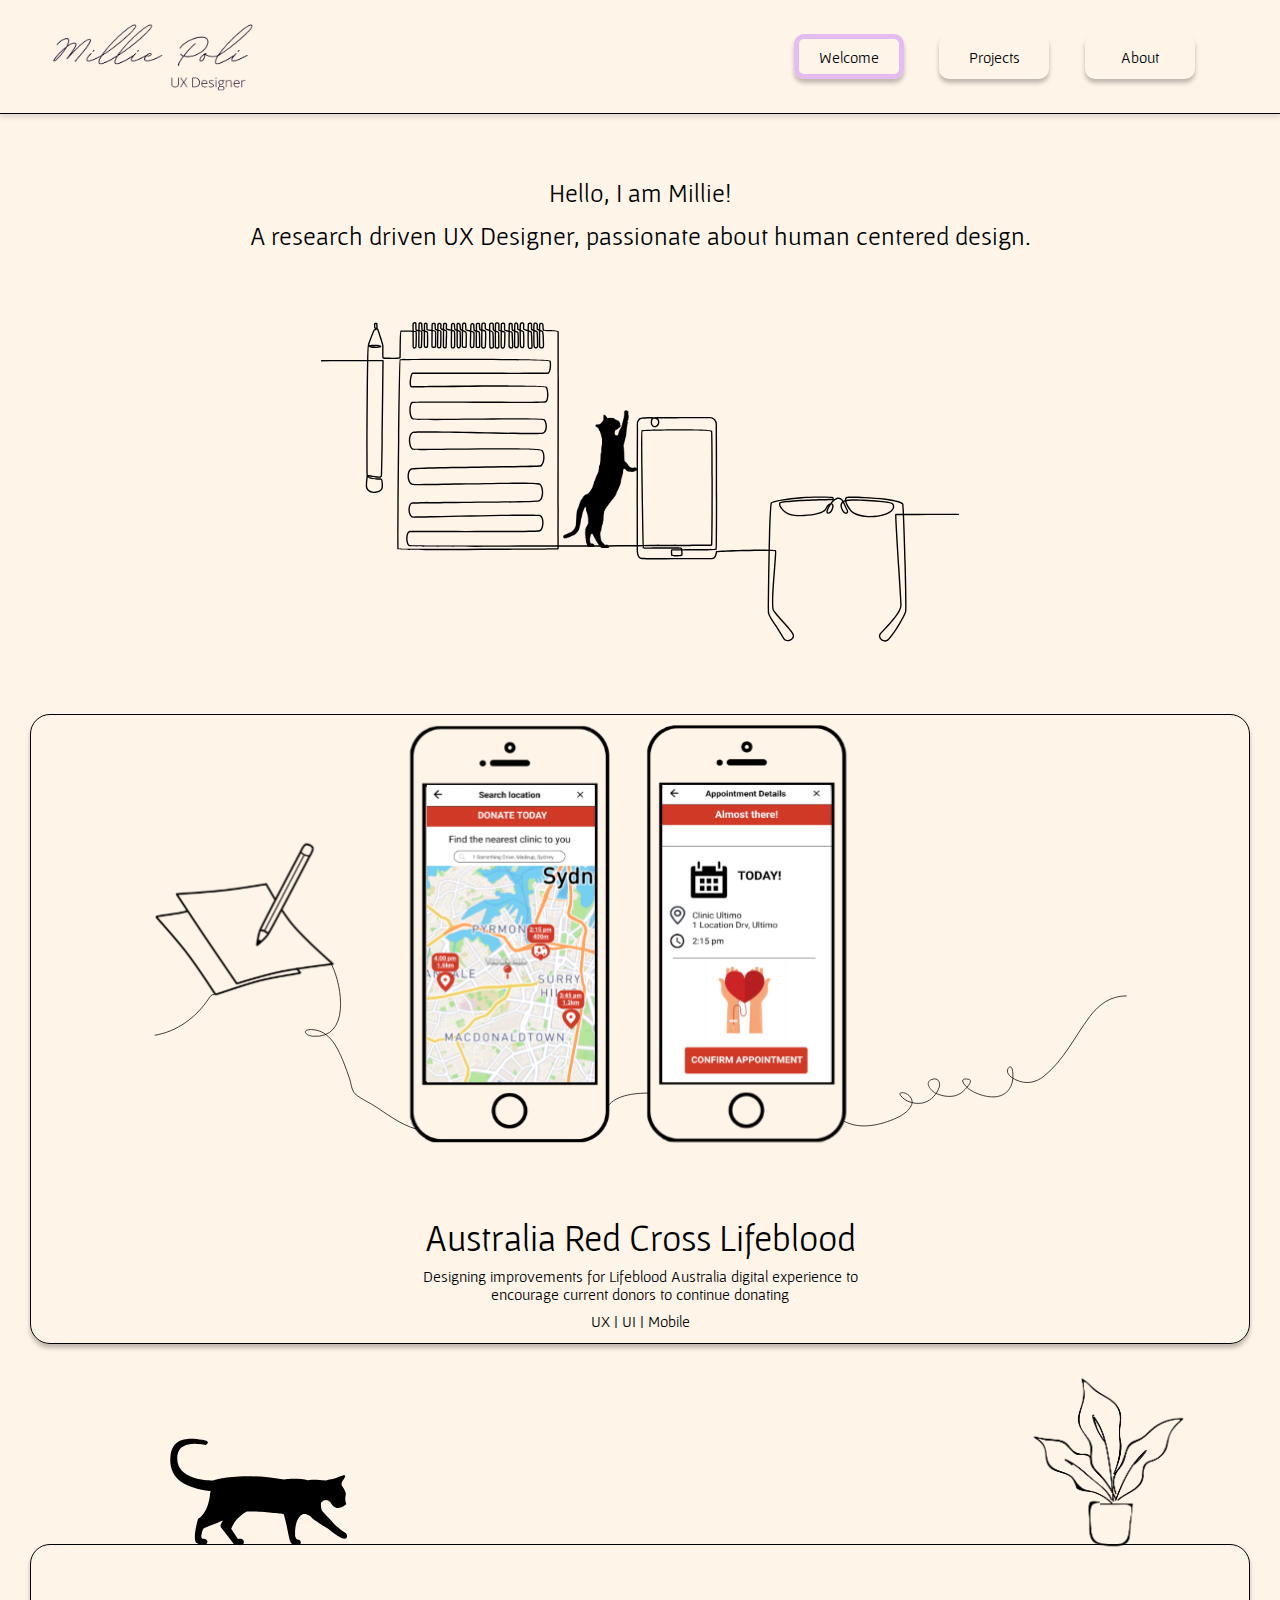
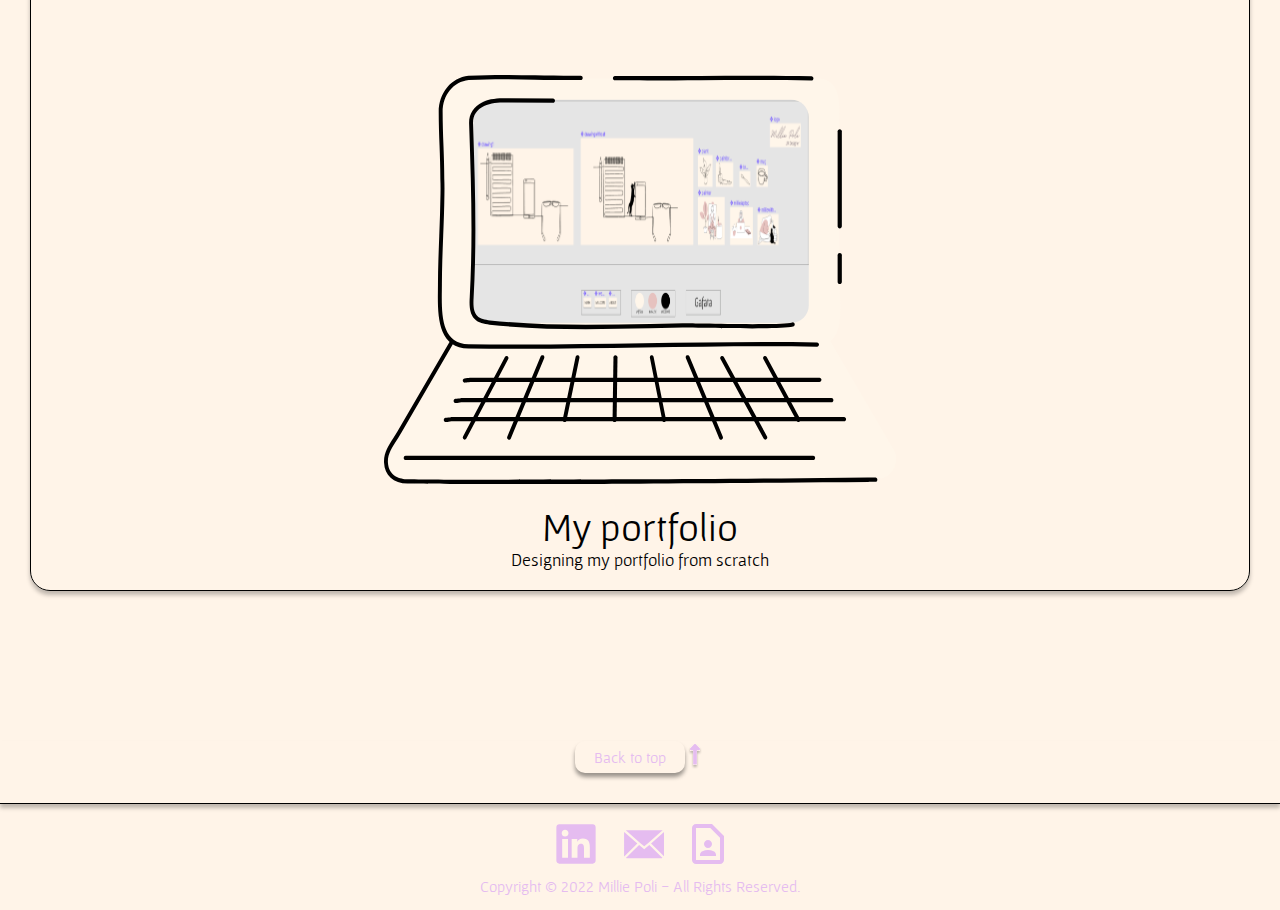
<file: index.html>
<!DOCTYPE html>
<html lang="en">
  <head>
    <meta charset="UTF-8" />
    <meta
      name="viewport"
      content="width=device-width, user-scalable=no, initial-scale=1.0, maximum-scale=1.0, minimum-scale=1.0"
    />
    <meta http-equiv="X-UA-Compatible" content="ie=edge" />
    <title>Millie Poli</title>
    <link rel="stylesheet" href="./styles.css" />
  </head>
  <body>
    <!--  Navbar-->
    <div class="navbar-wrapper" href="#top">
      <a href="index.html">
        <div class="logo-container">
          <img class="logo" src="./assets/logo.svg" alt="logo" />
        </div>
      </a>
      <div class="links">
        <a class="selected" href="index.html">Welcome</a>
        <a href="projects.html">Projects</a>
        <a href="about.html">About</a>
      </div>
    </div>
    <!-- Banner-->
    <div class="banner">
      <div class="banner-text-container">
        <p>Hello, I am <span>Millie</span>!</p>
        <p>
          A research driven UX Designer, passionate about human centered design.
        </p>
      </div>
      <img src="./assets/scribble_w_cat.svg" alt="scribble with cat" />
    </div>
    <!-- scribble section  -->
    <a class="scribble-wrapper" href="projects.html">
      <!--      contents to add here-->
      <img src="./assets/phones.svg" alt="scribble" />
      <div class="scribble-text-container">
        <p class="scribble-header">Australia Red Cross Lifeblood</p>
        <p class="scribble-text">
          Designing improvements for Lifeblood Australia digital experience to
          encourage current donors to continue donating
        </p>
        <p class="scribble-text-bottom">UX | UI | Mobile</p>
      </div>
    </a>
    <!--  Portfolio section -->
    <div class="portfolio-wrapper">
      <img src="./assets/willow.svg" alt="cat image" class="cat" />
      <img src="./assets/plant.png" alt="plant" class="plant" />
      <div class="portfolio-text-wrapper">
        <img src="./assets/computer.svg" alt="computer" class="computer" />
        <p class="my-portfolio-header">My portfolio</p>
        <p class="my-portfolio-text">Designing my portfolio from scratch</p>
      </div>
    </div>
    <!--scroll to top button -->
    <div class="scroll-top-wrapper">
      <a href="#top" class="scroll-top-button">Back to top</a>
      <img class="arrow-up" src="./assets/arrow_up.svg" alt="arrow icon" />
    </div>
    <!-- Footer    -->
    <div class="footer-wrapper">
      <div class="links">
        <a href="https://www.linkedin.com/in/kamille-poli/" class="linkedin" target="__blank">
          <img src="./assets/linkedin.svg" alt="linkedin" />
        </a>
        <a href="mailto:millepolicamilo@gmail.com" class="email">
          <img src="./assets/mail.svg" alt="mail" />
        </a>
        <a href="/assets/resume.pdf" download class="resume" target="__blank">
          <img src="./assets/resume.svg" alt="resume" />
        </a>
      </div>
      <div class="copyright">
        Copyright © 2022 Millie Poli - All Rights Reserved.
      </div>
    </div>
  </body>
</html>
</file>
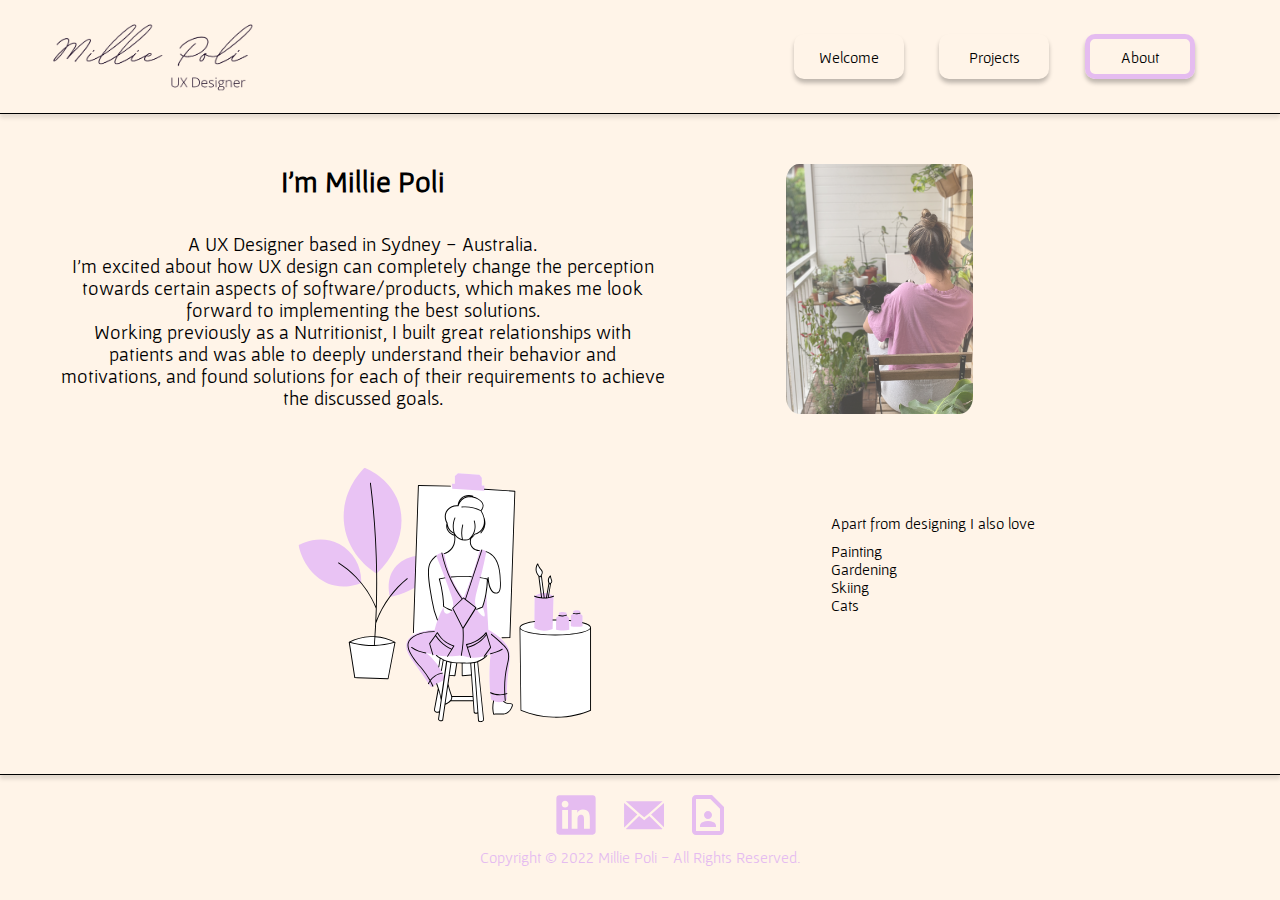
<file: about.html>
<!DOCTYPE html>
<html lang="en">
  <head>
    <meta charset="UTF-8" />
    <meta
      name="viewport"
      content="width=device-width, user-scalable=no, initial-scale=1.0, maximum-scale=1.0, minimum-scale=1.0"
    />
    <meta http-equiv="X-UA-Compatible" content="ie=edge" />
    <title>Millie Poli</title>
    <link rel="stylesheet" href="/styles.css" />
  </head>
  <body>
    <!--  Navbar-->
    <div class="navbar-wrapper" href="#top">
      <a href="index.html">
        <div class="logo-container">
          <img class="logo" src="./assets/logo.svg" alt="logo" />
        </div>
      </a>
      <div class="links">
        <a href="/index.html">Welcome</a>
        <a href="/projects.html">Projects</a>
        <a class="selected" href="/about.html">About</a>
      </div>
    </div>

    <div class="about-wrapper">
      <div class="about">
        <div class="about-column about-column-left">
          <h1>I'm Millie Poli</h1>
          <br />
        <p> A UX Designer based in Sydney - Australia.</p>  
        <p> 
          I'm excited about how UX design can completely change the perception towards certain aspects of software/products, which makes me look forward to implementing the best solutions.
           <br />
          Working previously as a Nutritionist, I built great relationships with patients and was able to deeply understand their behavior and motivations, and found solutions for each of their requirements to achieve the discussed goals. 
        
        </p>  
        </div>
  
        <div class="about-column about-column-right">
          <div class="category">
            <img class= 'photo' src="./assets/photo.png" alt="Millie Poli">
          </div>
        </div>
      </div>
      <div class="bottom-column">
        <img src="./assets/person_painting.svg" alt="person painting" />

        <div class="category">
          <div class="category-title">Apart from designing I also love</div>
          <div class="category-list">
            <div class="list-item item-painting">Painting</div>
            <div class="list-item item-gardening">Gardening</div>
            <div class="list-item item-skiing">Skiing</div>
            <div class="list-item item-cats">Cats</div>
          </div>
        </div>
      </div>
    </div>


    

    <!-- Footer    -->
    <div class="footer-wrapper">
      <div class="links">
        <a href="https://www.linkedin.com/in/kamille-poli/" target="__blank">
          <img src="./assets/linkedin.svg" alt="linkedin" />
        </a>
        <a href="mailto:millepolicamilo@gmail.com">
          <img src="./assets/mail.svg" alt="mail" />
        </a>
        <a href="/assets/resume.pdf" download target="__blank">
          <img src="./assets/resume.svg" alt="resume" />
        </a>
      </div>
      <div class="copyright">
        Copyright © 2022 Millie Poli - All Rights Reserved.
      </div>
    </div>
  </body>
</html>
</file>
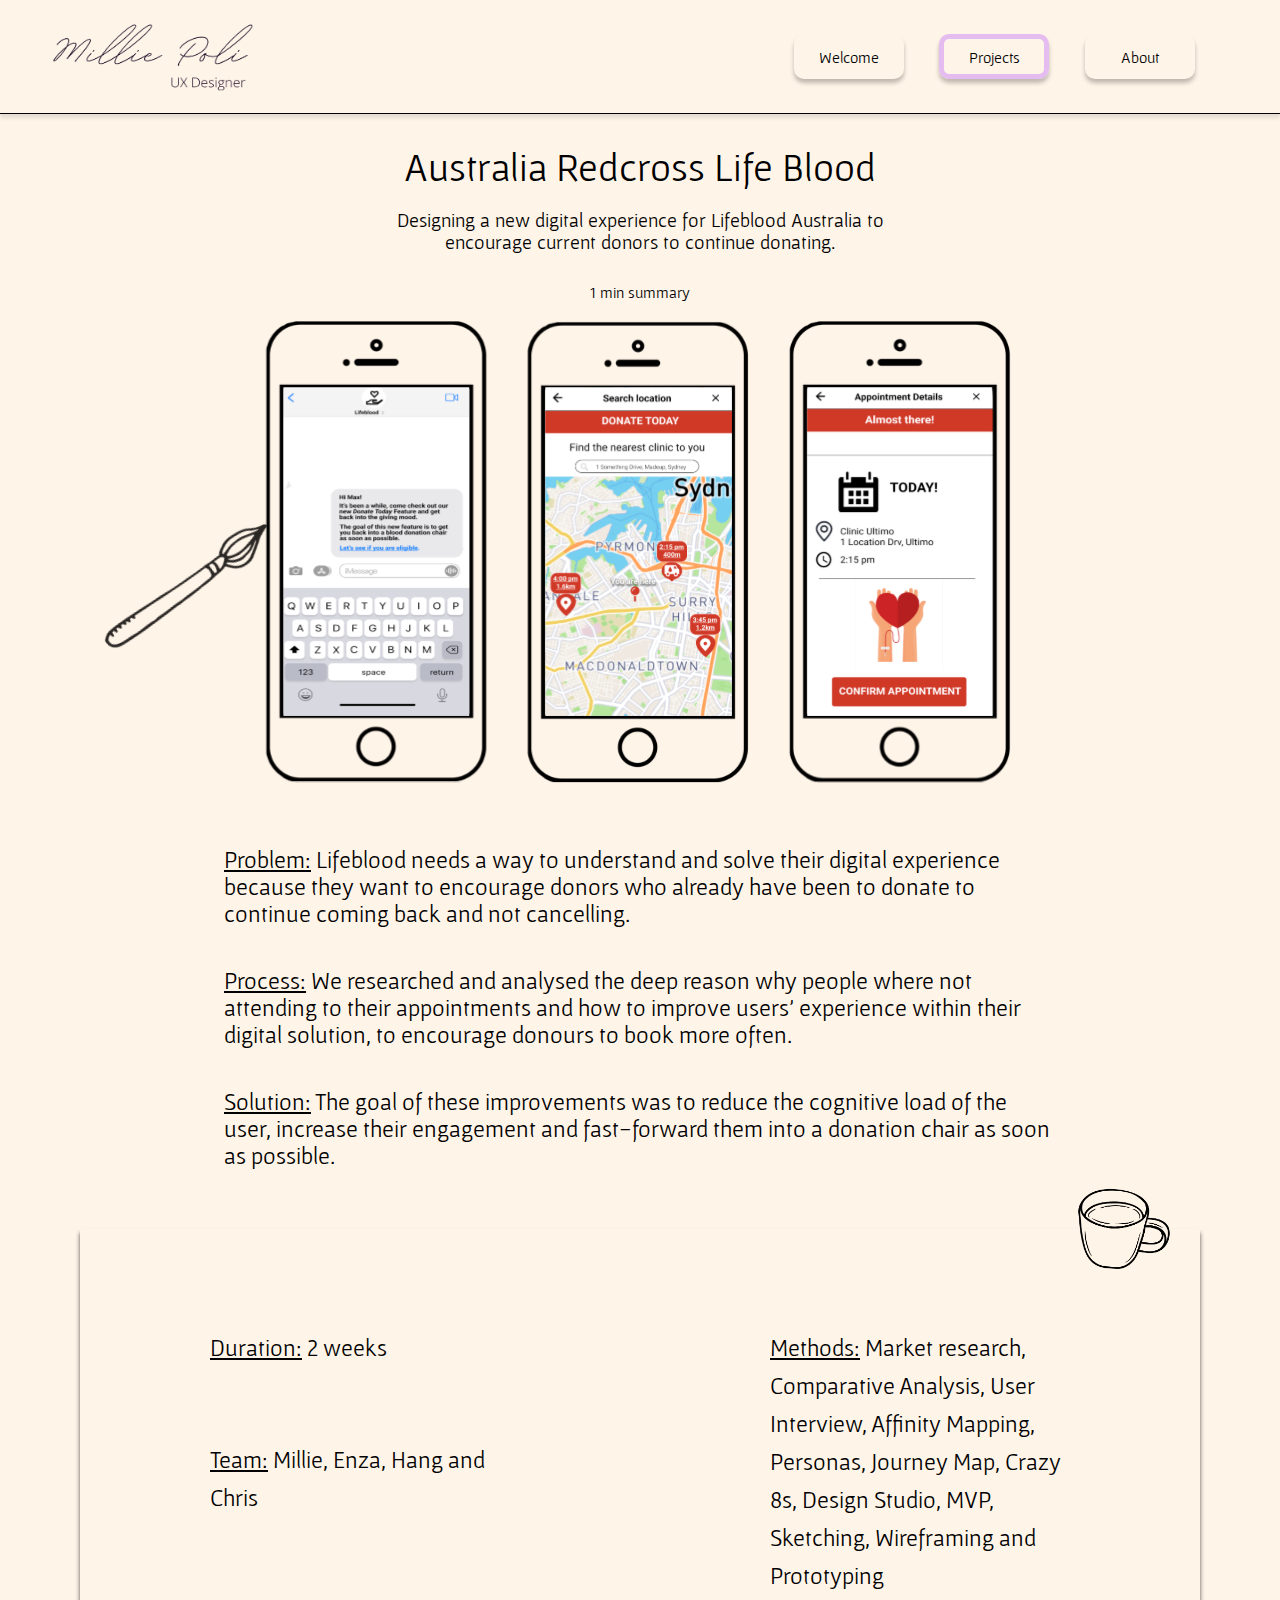
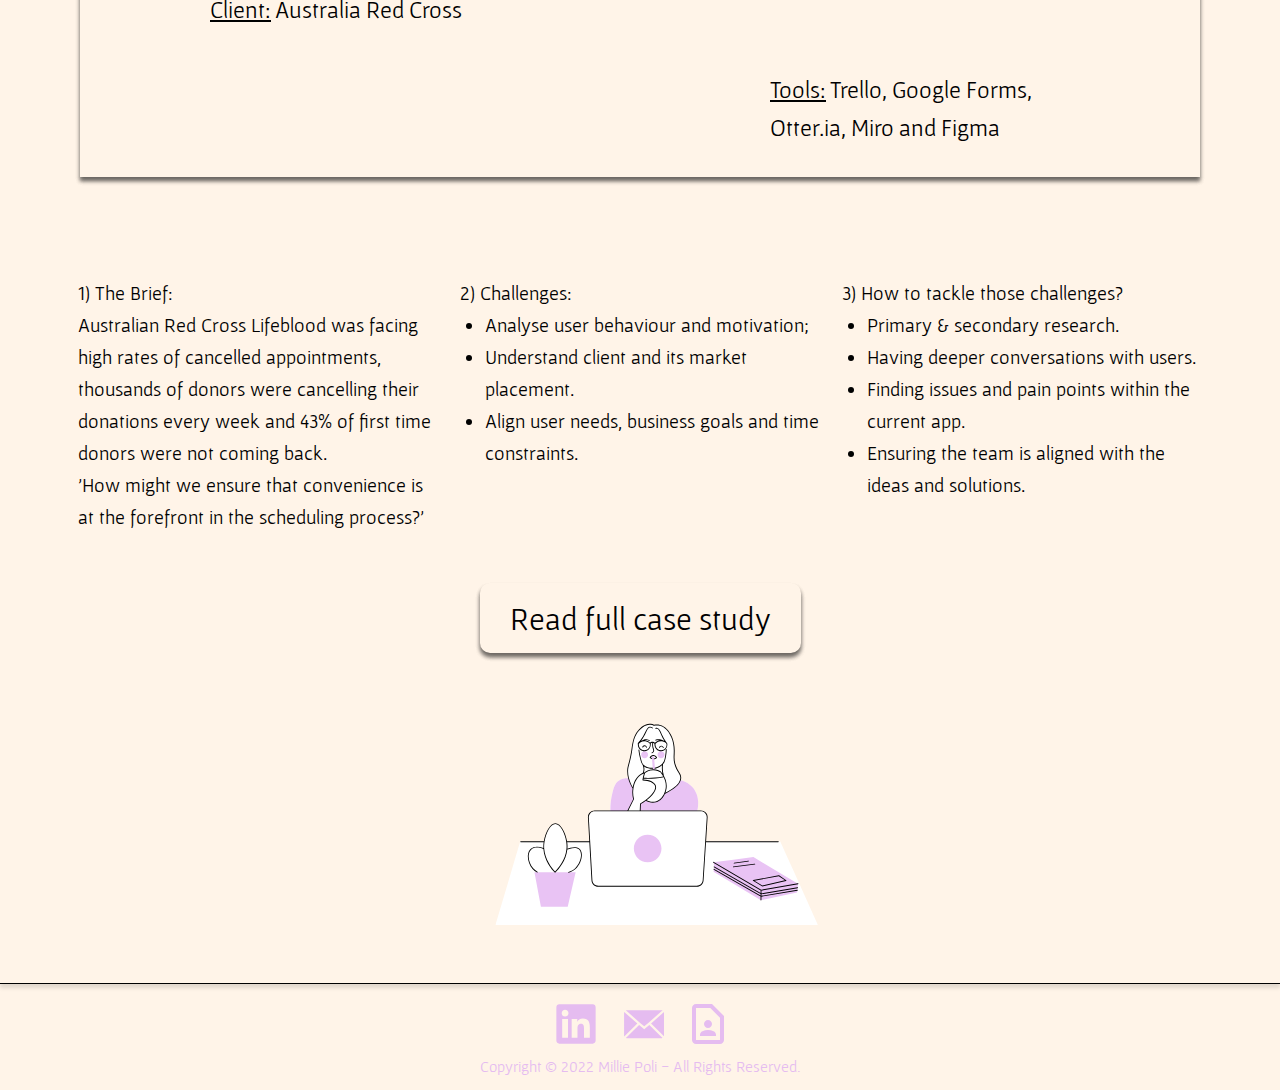
<file: projects.html>
<!DOCTYPE html>
<html lang="en">
  <head>
    <meta charset="UTF-8" />
    <meta
      name="viewport"
      content="width=device-width, user-scalable=no, initial-scale=1.0, maximum-scale=1.0, minimum-scale=1.0"
    />
    <meta http-equiv="X-UA-Compatible" content="ie=edge" />
    <title>Millie Poli</title>
    <link rel="stylesheet" href="/styles.css" />
  </head>
  <body>
    <!--  Navbar-->
    <div class="navbar-wrapper" href="#top">
      <a href="index.html">
        <div class="logo-container">
          <img class="logo" src="./assets/logo.svg" alt="logo" />
        </div>
      </a>
      <div class="links">
        <a href="index.html">Welcome</a>
        <a class="selected" href="projects.html">Projects</a>
        <a href="about.html">About</a>
      </div>
    </div>

    <div class="project-wrapper">
      <!--    Tittle-->
      <div class="top-section">
        <div class="title">Australia Redcross Life Blood</div>
        <div class="subtitle">
          Designing a new digital experience for Lifeblood Australia to
          encourage current donors to continue donating.
        </div>
      </div>

      <!-- Image section  -->
      <div class="image-wrapper">
        <p>1 min summary</p>
        <img src="./assets/project_banner.svg" alt="project banner image " />
        <!-- project images go here -->
      </div>

      <!--  Portfolio section -->
      <div class="description">
        <p>
          <span>Problem:</span> Lifeblood needs a way to understand and solve their digital experience because they want to encourage donors who already have been to donate to continue coming back and not cancelling.
        </p>
        <p>
          <span>Process:</span> We researched and analysed the deep reason why people where not attending to their appointments and how to improve users’ experience within their digital solution, to encourage donours to book more often.
        </p>
        <p>
          <span>Solution:</span> The goal of these improvements was to reduce
          the cognitive load of the user, increase their engagement and
          fast-forward them into a donation chair as soon as possible.
        </p>
      </div>

      <!--  Project Info -->
      <div class="project-info-wrapper">
        <img class="mug" src="./assets/mug.png" alt="mug" />
        <div class="info">
          <div class="info-left-section">
            <p><span>Duration:</span> 2 weeks</p>
            <p><span>Team:</span> Millie, Enza, Hang and Chris</p>
            <p><span>Client:</span> Australia Red Cross</p>
          </div>

          <div class="info-right-section">
            <p>
              <span>Methods:</span> Market research, Comparative Analysis, User
              Interview, Affinity Mapping, Personas, Journey Map, Crazy 8s,
              Design Studio, MVP, Sketching, Wireframing and Prototyping
            </p>
            <br />
            <br />
            <p>
              <span>Tools:</span> Trello, Google Forms, Otter.ia, Miro and Figma
            </p>
          </div>
        </div>
      </div>
    </div>

    <!--  Conclusion section  -->
    <div class="conclusion-section">
      <div class="conclusion-column">
        <p>
          1) The Brief: <br />Australian Red Cross Lifeblood was facing high
          rates of cancelled appointments, thousands of donors were cancelling
          their donations every week and 43% of first time donors were not
          coming back.
        </p>
        <p class="quote">
          'How might we ensure that convenience is at the forefront in the
          scheduling process?'
        </p>
      </div>
      <div class="conclusion-column">
        2) Challenges: <br />
        <ul>
          <li>Analyse user behaviour and motivation;</li>
          <li>Understand client and its market placement.</li>
          <li>Align user needs, business goals and time constraints.</li>
        </ul>
      </div>
      <div class="conclusion-column">
        3) How to tackle those challenges? <br />
        <ul>
          <li>Primary & secondary research.</li>
          <li>Having deeper conversations with users.</li>
          <li>Finding issues and pain points within the current app.</li>
          <li>Ensuring the team is aligned with the ideas and solutions.</li>
        </ul>
      </div>
    </div>

    <!-- View full story-->
    <div class="bottom-section">
      <a href="https://medium.com/@millepolicamilo/the-design-thinking-process-ad990684cde5" target="__blank">
        Read full case study
      </a>
      <img src="./assets/person_notebook.svg" alt="" />
    </div>

    <!-- Footer    -->
    <div class="footer-wrapper">
      <div class="links">
        <a href="https://www.linkedin.com/in/kamille-poli/" target="__blank">
          <img src="./assets/linkedin.svg" alt="linkedin" />
        </a>
        <a href="mailto:millepolicamilo@gmail.com">
          <img src="./assets/mail.svg" alt="mail" />
        </a>
        <a href="/assets/resume.pdf" download target="__blank">
          <img src="./assets/resume.svg" alt="resume" />
        </a>
      </div>
      <div class="copyright">
        Copyright © 2022 Millie Poli - All Rights Reserved.
      </div>
    </div>
  </body>
</html>
</file>
<file: styles.css>
@import url('https://fonts.googleapis.com/css2?family=Gafata&display=swap');
@import url('https://fonts.googleapis.com/css2?family=Gafata&display=swap');

* {
  margin: 0;
  padding: 0;
  font-family: 'Gafata', sans-serif;
}

html,
body {
  background: #fff4e8;
  max-width: 100vw;
  scroll-behavior: smooth;
}

a {
  text-decoration: none;
  color: black;
  cursor: pointer;
}

.navbar-wrapper {
  display: flex;
  justify-content: space-between;
  max-height: fit-content;
  padding: 15px 50px;
  border-bottom: 1px solid black;
  box-shadow: 0 4px 4px rgba(0, 0, 0, 0.1);
}

.logo-container {
  max-height: 100px;
  height: 100%;
}

.logo {
  height: inherit;
  object-fit: cover;
  width: inherit;
}

.logo:hover {
  transform: scale(1.1);
}

.navbar-wrapper .links {
  display: flex;
  justify-content: space-evenly;
  align-items: center;
  width: 40%;
  height: fit-content;
  margin: auto 0;
}

.navbar-wrapper .links a {
  width: 100px;
  height: 35px;
  display: flex;
  align-items: center;
  justify-content: center;
  border-radius: 10px;
  color: black;
  border: 5px solid transparent;
  box-shadow: 0 4px 4px rgba(0, 0, 0, 0.25);
  transition: all 0.2s ease-in-out;
}

.links a:hover {
  border: 5px solid #e5bcf0;
  transform: scale(1.1);
}
.navbar-wrapper .links .selected {
  border: 5px solid #e5bcf0;
}

.banner {
  display: flex;
  flex-direction: column;
  justify-content: space-between;
  align-items: center;
}

.banner .banner-text-container {
  margin-top: 50px;
  height: 100px;
  font-family: 'Gafata', sans-serif;
  font-weight: 400;
  font-style: normal;
  font-size: 26px;
  display: flex;
  flex-direction: column;
  justify-content: space-evenly;
  align-items: center;
  text-align: center;
}

.banner .banner-text-container span:hover {
  background-color: #e5bcf0;
}


.banner img {
  width: 50%;
  height: 450px;
  object-fit: cover;
}

.scribble-wrapper {
  margin: 0 30px;
  border: 1px solid black;
  border-radius: 20px;
  display: flex;
  flex-direction: column;
  justify-content: center;
  align-items: center;
  padding: 10px 0 10px 0;
  box-shadow: 0 4px 4px rgba(0, 0, 0, 0.25);
}

.scribble-wrapper img {
  max-width: 80%;
}

.scribble-wrapper:hover {
  background-color: rgba(0,0,0,0.05); 
  cursor: pointer; 
}

.scribble-text-container {
  height: 120px;
  display: flex;
  flex-direction: column;
  justify-content: space-evenly;
  align-items: center;
  margin-top: 70px;
}


.scribble-header {
  font-size: 37px;
  font-weight: normal;
  font-style: normal;
}

.scribble-text {
  width: 60%;
  text-align: center;
  margin: 5px 0;
}

.portfolio-wrapper {
  border: 1px solid black;
  position: relative;
  height: fit-content;
  margin: 200px 30px 0 30px;
  border-radius: 20px;
  padding: 130px 0 20px 0;
  box-shadow: 0 4px 4px rgba(0, 0, 0, 0.25);
}

.cat,
.plant {
  position: absolute;
}

.plant:hover {
  transform: rotate(-20deg);
}

.cat {
  width: 35vw;
  top: -22.5vw;
  left: 1vw;
}

.plant {
  width: 14vw;
  top: -13.5vw;
  right: 4vw;
}

.portfolio-text-wrapper {
  display: flex;
  flex-direction: column;
  justify-content: center;
  align-items: center;
  height: fit-content;
}

.computer {
  width: 40vw;
  height: fit-content;
  margin-bottom: 20px;
}

.my-portfolio-header {
  font-size: 40px;
}

.my-portfolio-text {
  font-size: 18px;
}

.scroll-top-wrapper {
  width: 100vw;
  display: flex;
  justify-content: center;
  align-items: center;
  margin: 150px 0 0 0;
  padding-bottom: 30px;
  border-bottom: 1px solid black;
  box-shadow: 0 4px 4px rgba(0, 0, 0, 0.25);
}

.scroll-top-button {
  width: 100px;
  height: 22px;
  display: flex;
  align-items: center;
  justify-content: center;
  border-radius: 10px;
  color: #e5bcf0;
  border: 5px solid transparent;
  box-shadow: 0 4px 4px rgba(0, 0, 0, 0.4);
  transition: all 0.2s ease-in-out;
}

.scroll-top-button:hover {
  border: 5px solid #e5bcf0;
  cursor: pointer;
}

.arrow-up {
  width: 20px;
  height: 25px;
}

.footer-wrapper {
  display: flex;
  flex-direction: column;
  justify-content: center;
  align-items: center;
  padding: 20px 0 15px 0;
}

.footer-wrapper .links a {
  margin: 0 12px;
}

.footer-wrapper .links a:hover {
  border: 0;
}

.footer-wrapper .links a img {
  max-width: 40px;
  height: 40px;
}

.copyright {
  margin-top: 10px;
  color: #e5bcf0;
}

.project-wrapper {
  display: flex;
  flex-direction: column;
}

.top-section {
  width: 100vw;
  display: flex;
  flex-direction: column;
  justify-content: center;
  align-items: center;
  padding: 30px 0;
}

.title {
  font-size: 40px;
  margin-bottom: 20px;
}

.subtitle {
  width: 40%;
  text-align: center;
  font-size: 20px;
}

.image-wrapper {
  width: 100vw;
}

.image-wrapper p {
  width: 100vw;
  text-align: center;
  margin: 0 0 20px 0;
}

.image-wrapper img {
  width: 75vw;
  margin-left: 4.7vw;
}

.description {
  width: 100%;
  display: flex;
  flex-direction: column;
  justify-content: center;
  align-items: center;
  margin: 60px 0;
}

.description p {
  width: 65%;
  font-size: 24px;
}

.description p span {
  text-decoration: underline;
}

.description p:nth-child(2) {
  margin: 40px 0;
}

.project-info-wrapper {
  margin: 0 80px 100px 80px;
  padding: 100px 0 30px 0;
  box-sizing: border-box;
  position: relative;
  box-shadow: 0px 4px 4px rgba(0, 0, 0, 0.25), 0px 4px 4px rgba(0, 0, 0, 0.25),
    0px 4px 4px rgba(0, 0, 0, 0.25);
  height: fit-content;
}

.info {
  display: flex;
  height: 100%;
}

.info-left-section,
.info-right-section {
  display: flex;
  flex-direction: column;
  justify-content: space-evenly;
  height: 100%;
  width: 50%;
  padding: 0 130px;
  font-size: 24px;
  line-height: 38px;
}

.info-left-section {
  height: 300px;
  justify-content: space-between;
}

.info-left-section p span,
.info-right-section p span {
  text-decoration: underline;
}

.mug {
  position: absolute;
  top: -50px;
  right: 2vw;
  width: 100px;
}

.mug:hover {
transform: rotate(-25deg);
}

.conclusion-section {
  padding: 0 78px;
  display: flex;
  flex-wrap: wrap;
  justify-content: space-between;
  font-size: 20px;
  line-height: 32px;
}

.conclusion-section .conclusion-column {
  width: 30%;
  min-width: 360px;
}

.conclusion-column ul {
  padding-left: 25px;
}

.bottom-section {
  margin-top: 50px;
  width: 100vw;
  display: flex;
  flex-direction: column;
  align-items: center;
  justify-content: center;
  border-bottom: 1px solid black;
  box-shadow: 0 4px 4px rgba(0, 0, 0, 0.12);
}

.bottom-section img {
  margin-top: 30px;
  height: 300px;
  width: 50%;
  object-fit: cover;
}

.bottom-section a {
  width: fit-content;
  display: flex;
  align-items: center;
  justify-content: center;
  border-radius: 10px;
  height: 70px;
  padding: 0 30px;
  font-size: 32px;
  box-sizing: border-box;
  box-shadow: 0px 4px 4px rgba(0, 0, 0, 0.25), 0px 4px 4px rgba(0, 0, 0, 0.25),
    0px 4px 4px rgba(0, 0, 0, 0.25);
  transition: transform 0.3s ease-in-out;
  cursor: pointer;
}

.bottom-section a:hover {
  transform: scale(1.05);
}

.about-wrapper {
  border-bottom: 1px solid black;
  box-shadow: 0 4px 4px rgba(0, 0, 0, 0.12);
  padding: 50px 10px 10px 60px;
  
}

.about{
  display: flex;
  justify-content: space-between;
}

.about-column {
  width: 50%;
}

.about-column h1{
  font-size: 30px;
}
.about-column p{
  font-size: 20px;
}

.about-column-left {
  text-align: center;
  font-size: 32px;
}

.about-column-right {
  display: flex;
  flex-direction: column;
  justify-content: space-between;
  width: 40%;
  align-items: flex-start;
  height: 300px;
  font-size: 22px;
}

.category-title {
  margin: 50px 0 10px 0;
}

.item-painting:hover {
  color: #e5bcf0;
}

.item-gardening:hover {
  color:aquamarine
}

.item-skiing:hover {
  color:antiquewhite;
}

.item-cats:hover {
  color:blue
}

.photo {
  height: 250px;
  opacity: 0.7;
  border-radius: 7%;
}
.bottom-column{
    display: flex;
    justify-content: space-evenly;
}

.bottom-column img{
  height: 300px;
}
</file>
